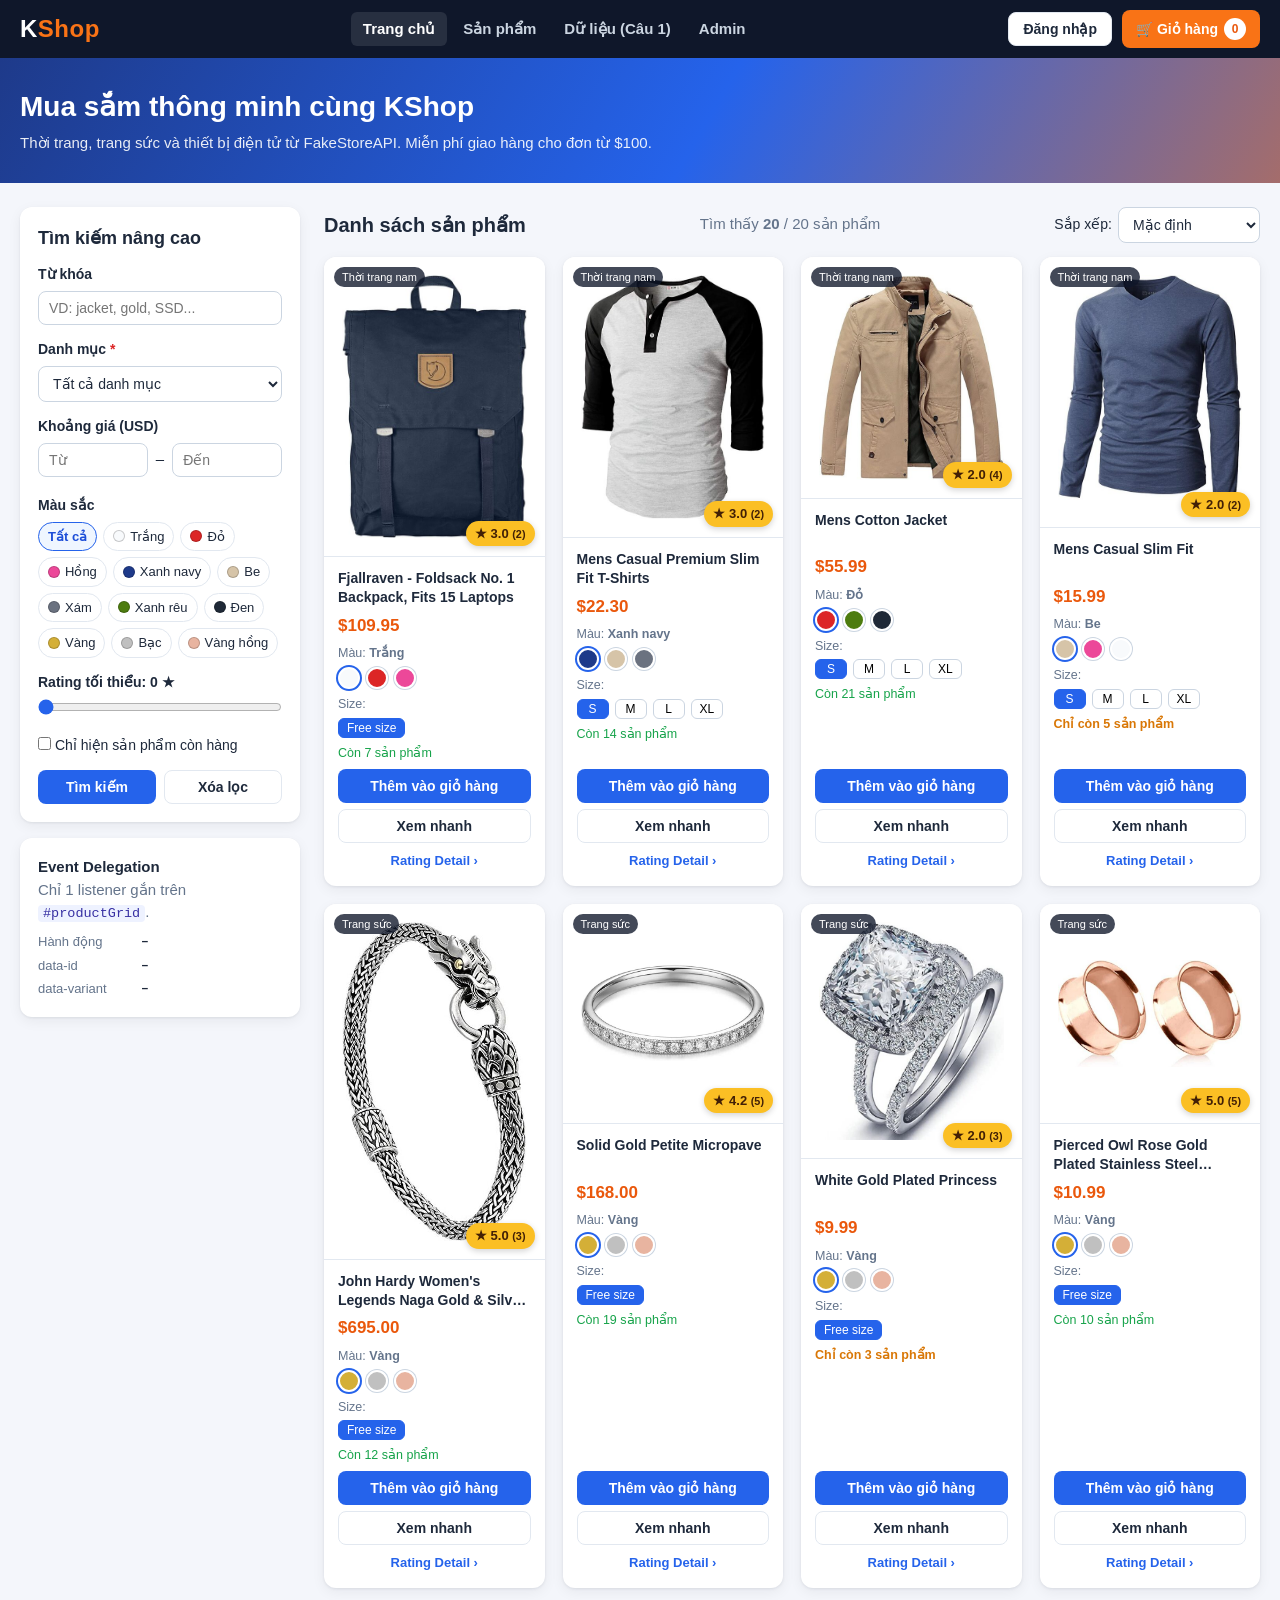
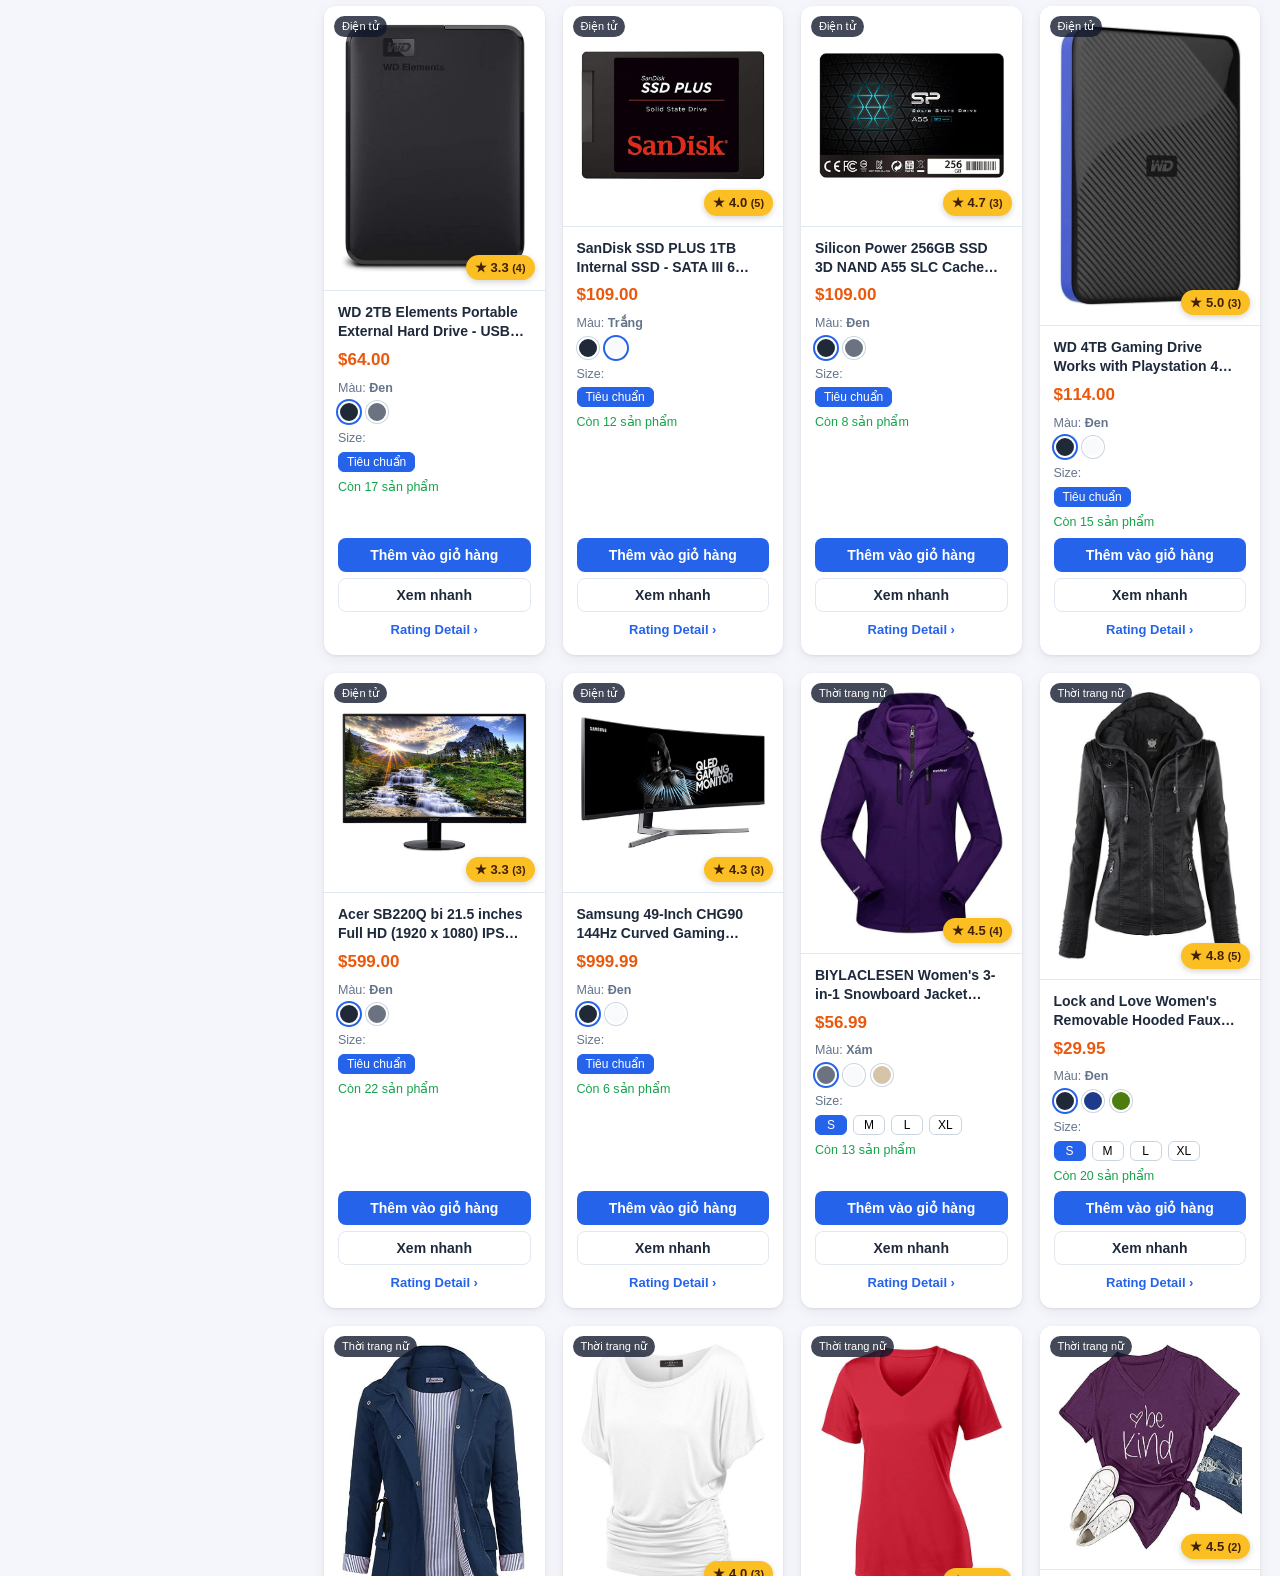
<file: index.html>
<!DOCTYPE html>
<html lang="vi">
    <head>
        <meta charset="UTF-8">
        <meta name="viewport" content="width=device-width, initial-scale=1.0">
        <meta name="description" content="KShop - Website bán hàng giả lập. Bài ôn giữa kỳ môn Phát triển Web kinh doanh - Vương Anh Kiệt K244161793">
        <title>KShop – Website bán hàng giả lập | Vương Anh Kiệt K244161793</title>
        <style>
            @import url(css/main.css);
        </style>
    </head>
    <body>
        <!-- ========== HEADER (Câu 2: thẻ ngữ nghĩa header + nav) ========== -->
        <header class="site-header">
            <div class="header-inner">
                <a class="logo" href="index.html" title="Về trang chủ">K<span>Shop</span></a>

                <nav class="main-nav" aria-label="Menu chính">
                    <ul>
                        <li><a href="index.html" class="active">Trang chủ</a></li>
                        <li><a href="#products">Sản phẩm</a></li>
                        <li><a href="tools/build-products.html">Dữ liệu (Câu 1)</a></li>
                        <li><a href="login.html">Admin</a></li>
                    </ul>
                </nav>

                <div class="header-tools">
                    <!-- Đăng nhập khách hàng (customers.json) để hỗ trợ thanh toán -->
                    <div id="accountBox" class="account-box">
                        <button type="button" class="btn btn-ghost" onclick="open_modal('loginModal')">Đăng nhập</button>
                    </div>

                    <!-- Câu 6: nút giỏ hàng + Mini-cart (position: absolute, z-index) -->
                    <div class="cart-wrapper">
                        <button type="button" id="btnCart" class="btn-cart" onclick="toggle_mini_cart()" aria-label="Giỏ hàng">
                            🛒 Giỏ hàng <span id="cartCount" class="cart-count">0</span>
                        </button>
                        <div id="miniCart" class="mini-cart" aria-live="polite">
                            <!-- Nội dung do hàm render_mini_cart() tạo ra -->
                        </div>
                    </div>
                </div>
            </div>
        </header>

        <!-- Banner giới thiệu -->
        <section class="hero">
            <div class="hero-inner">
                <h1>Mua sắm thông minh cùng KShop</h1>
                <p>Thời trang, trang sức và thiết bị điện tử từ FakeStoreAPI. Miễn phí giao hàng cho đơn từ $100.</p>
            </div>
        </section>

        <!-- ========== MAIN: aside (form tìm kiếm) + section (danh sách sản phẩm) ========== -->
        <main class="shop-layout">
            <!-- Câu 2: Form tìm kiếm nâng cao trong thanh bên (aside) -->
            <aside class="sidebar" aria-label="Tìm kiếm nâng cao">
                <form id="frmSearch" class="search-form" autocomplete="off">
                    <h2>Tìm kiếm nâng cao</h2>

                    <div class="form-group">
                        <label for="txtKeyword">Từ khóa</label>
                        <input type="search" id="txtKeyword" name="keyword"
                               placeholder="VD: jacket, gold, SSD..."
                               minlength="2" maxlength="50"
                               pattern="[A-Za-zÀ-ỹ0-9 .,'\-]*"
                               title="Từ 2 đến 50 ký tự, chỉ gồm chữ, số, khoảng trắng và . , ' -">
                        <small id="keywordError" class="field-error"></small>
                    </div>

                    <div class="form-group">
                        <label for="cboCategory">Danh mục <span class="req">*</span></label>
                        <select id="cboCategory" name="category" required>
                            <option value="all">Tất cả danh mục</option>
                            <!-- Các danh mục được nạp từ products.xml -->
                        </select>
                    </div>

                    <fieldset class="form-group">
                        <legend>Khoảng giá (USD)</legend>
                        <div class="price-range">
                            <input type="number" id="numPriceMin" name="priceMin" placeholder="Từ"
                                   min="0" max="10000" step="0.01" inputmode="decimal"
                                   title="Giá từ 0 đến 10000">
                            <span>–</span>
                            <input type="number" id="numPriceMax" name="priceMax" placeholder="Đến"
                                   min="0" max="10000" step="0.01" inputmode="decimal"
                                   title="Giá từ 0 đến 10000, phải lớn hơn hoặc bằng giá từ">
                        </div>
                        <small id="priceError" class="field-error"></small>
                    </fieldset>

                    <fieldset class="form-group">
                        <legend>Màu sắc</legend>
                        <div id="colorOptions" class="color-options">
                            <label class="color-option">
                                <input type="radio" name="color" value="all" checked required>
                                <span>Tất cả</span>
                            </label>
                            <!-- Các màu được nạp từ products.xml -->
                        </div>
                    </fieldset>

                    <div class="form-group">
                        <label for="rngRating">Rating tối thiểu: <output id="outRating" for="rngRating">0</output> ★</label>
                        <input type="range" id="rngRating" name="rating" min="0" max="5" step="0.5" value="0"
                               oninput="document.getElementById('outRating').value = this.value">
                    </div>

                    <div class="form-group">
                        <label class="check-line">
                            <input type="checkbox" id="chkInStock" name="inStock" value="1"> Chỉ hiện sản phẩm còn hàng
                        </label>
                    </div>

                    <div class="form-actions">
                        <button type="submit" class="btn btn-primary">Tìm kiếm</button>
                        <button type="reset" class="btn btn-ghost">Xóa lọc</button>
                    </div>
                </form>

                <!-- Câu 4: khung hiển thị data-id, data-variant trích xuất được qua Event Delegation -->
                <section class="event-log" aria-label="Nhật ký Event Delegation">
                    <h3>Event Delegation</h3>
                    <p class="muted">Chỉ 1 listener gắn trên <code>#productGrid</code>.</p>
                    <dl id="eventLog">
                        <dt>Hành động</dt><dd>–</dd>
                        <dt>data-id</dt><dd>–</dd>
                        <dt>data-variant</dt><dd>–</dd>
                    </dl>
                </section>
            </aside>

            <!-- Câu 2 + 3: Danh sách sản phẩm dạng lưới -->
            <section id="products" class="products-section" aria-labelledby="productsTitle">
                <div class="products-toolbar">
                    <h2 id="productsTitle">Danh sách sản phẩm</h2>
                    <p id="resultInfo" class="muted">Đang tải dữ liệu...</p>
                    <label class="sort-box">Sắp xếp:
                        <select id="cboSort" onchange="apply_filters()">
                            <option value="default">Mặc định</option>
                            <option value="price-asc">Giá tăng dần</option>
                            <option value="price-desc">Giá giảm dần</option>
                            <option value="rating-desc">Rating cao nhất</option>
                            <option value="name-asc">Tên A → Z</option>
                        </select>
                    </label>
                </div>

                <!-- Container cha DUY NHẤT gắn Event Listener (Câu 4) -->
                <div id="productGrid" class="product-grid">
                    <!-- Skeleton Loading (Câu 3) và các thẻ <article> sản phẩm được render bằng JavaScript -->
                </div>
            </section>
        </main>

        <!-- ========== MODAL: Xem nhanh sản phẩm (Câu 4) ========== -->
        <div id="quickViewModal" class="modal" role="dialog" aria-modal="true" aria-labelledby="qvTitle">
            <div class="modal-box modal-lg">
                <button type="button" class="modal-close" onclick="close_modal('quickViewModal')" aria-label="Đóng">×</button>
                <div id="quickViewBody"></div>
            </div>
        </div>

        <!-- ========== MODAL: Rating Detail (Câu 5) ========== -->
        <div id="reviewModal" class="modal" role="dialog" aria-modal="true" aria-labelledby="rvTitle">
            <div class="modal-box modal-lg">
                <button type="button" class="modal-close" onclick="close_modal('reviewModal')" aria-label="Đóng">×</button>
                <div id="reviewBody"></div>
            </div>
        </div>

        <!-- ========== MODAL: Thanh toán (Câu 7) ========== -->
        <div id="checkoutModal" class="modal" role="dialog" aria-modal="true" aria-labelledby="ckTitle">
            <div class="modal-box modal-lg">
                <button type="button" class="modal-close" onclick="close_modal('checkoutModal')" aria-label="Đóng">×</button>
                <h2 id="ckTitle">Thông tin giao hàng</h2>
                <div class="checkout-layout">
                    <form id="frmCheckout" class="checkout-form" novalidate>
                        <div class="form-group">
                            <label for="txtFullName">Họ và tên <span class="req">*</span></label>
                            <input type="text" id="txtFullName" name="fullName" placeholder="Nguyễn Văn A" data-rule="fullName">
                            <small class="field-error"></small>
                        </div>
                        <div class="form-row">
                            <div class="form-group">
                                <label for="txtPhone">Số điện thoại <span class="req">*</span></label>
                                <input type="tel" id="txtPhone" name="phone" placeholder="0912345678" data-rule="phone">
                                <small class="field-error"></small>
                            </div>
                            <div class="form-group">
                                <label for="txtEmail">Email <span class="req">*</span></label>
                                <input type="email" id="txtEmail" name="email" placeholder="ten@gmail.com" data-rule="email">
                                <small class="field-error"></small>
                            </div>
                        </div>
                        <div class="form-group">
                            <label for="txtAddress">Địa chỉ giao hàng <span class="req">*</span></label>
                            <input type="text" id="txtAddress" name="address" placeholder="Số nhà, đường, phường/xã, quận/huyện, tỉnh/thành" data-rule="address">
                            <small class="field-error"></small>
                        </div>
                        <fieldset class="form-group">
                            <legend>Phương thức thanh toán</legend>
                            <label class="check-line"><input type="radio" name="paymentMethod" value="COD" checked> Thanh toán khi nhận hàng (COD)</label>
                            <label class="check-line"><input type="radio" name="paymentMethod" value="Chuyển khoản"> Chuyển khoản ngân hàng</label>
                            <label class="check-line"><input type="radio" name="paymentMethod" value="Ví MoMo"> Ví MoMo</label>
                        </fieldset>
                        <div class="form-group">
                            <label for="txtNote">Ghi chú</label>
                            <textarea id="txtNote" name="note" rows="2" maxlength="200" placeholder="Ví dụ: giao giờ hành chính"></textarea>
                        </div>
                        <button type="submit" id="btnPay" class="btn btn-accent btn-block">Xác nhận thanh toán</button>
                    </form>
                    <div class="checkout-summary">
                        <h3>Đơn hàng của bạn</h3>
                        <div id="checkoutSummary"></div>
                    </div>
                </div>
                <div id="checkoutResult" class="checkout-result"></div>
            </div>
        </div>

        <!-- ========== MODAL: Đăng nhập khách hàng (customers.json) ========== -->
        <div id="loginModal" class="modal" role="dialog" aria-modal="true" aria-labelledby="lgTitle">
            <div class="modal-box modal-sm">
                <button type="button" class="modal-close" onclick="close_modal('loginModal')" aria-label="Đóng">×</button>
                <h2 id="lgTitle">Đăng nhập khách hàng</h2>
                <form id="frmCustomerLogin" onsubmit="customer_login(event)">
                    <div class="form-group">
                        <label for="txtCusUser">Tên đăng nhập</label>
                        <input type="text" id="txtCusUser" required minlength="3" maxlength="30" placeholder="VD: kh.an">
                    </div>
                    <div class="form-group">
                        <label for="txtCusPass">Mật khẩu</label>
                        <input type="password" id="txtCusPass" required minlength="6" maxlength="30" placeholder="Ít nhất 6 ký tự">
                    </div>
                    <p id="pLoginMsg" class="field-error"></p>
                    <button type="submit" class="btn btn-primary btn-block">Đăng nhập</button>
                    <p class="muted small">Tài khoản thử: <b>kh.an</b> / <b>123456</b></p>
                </form>
            </div>
        </div>

        <!-- ========== FOOTER (bắt buộc có Họ tên + MSSV) ========== -->
        <footer class="site-footer">
            <p>Sinh viên thực hiện: <b>Vương Anh Kiệt</b> – MSSV: <b>K244161793</b> – Lớp: K24416</p>
            <p>Học phần Phát triển Web kinh doanh – Trường Đại học Kinh tế - Luật, ĐHQG-HCM</p>
        </footer>

        <script src="js/common.js"></script>
        <script src="js/review.js"></script>
        <script src="js/cart.js"></script>
        <script src="js/checkout.js"></script>
        <script src="js/main.js"></script>
        <script>
            init_shop("productGrid");
        </script>
    </body>
</html>
</file>
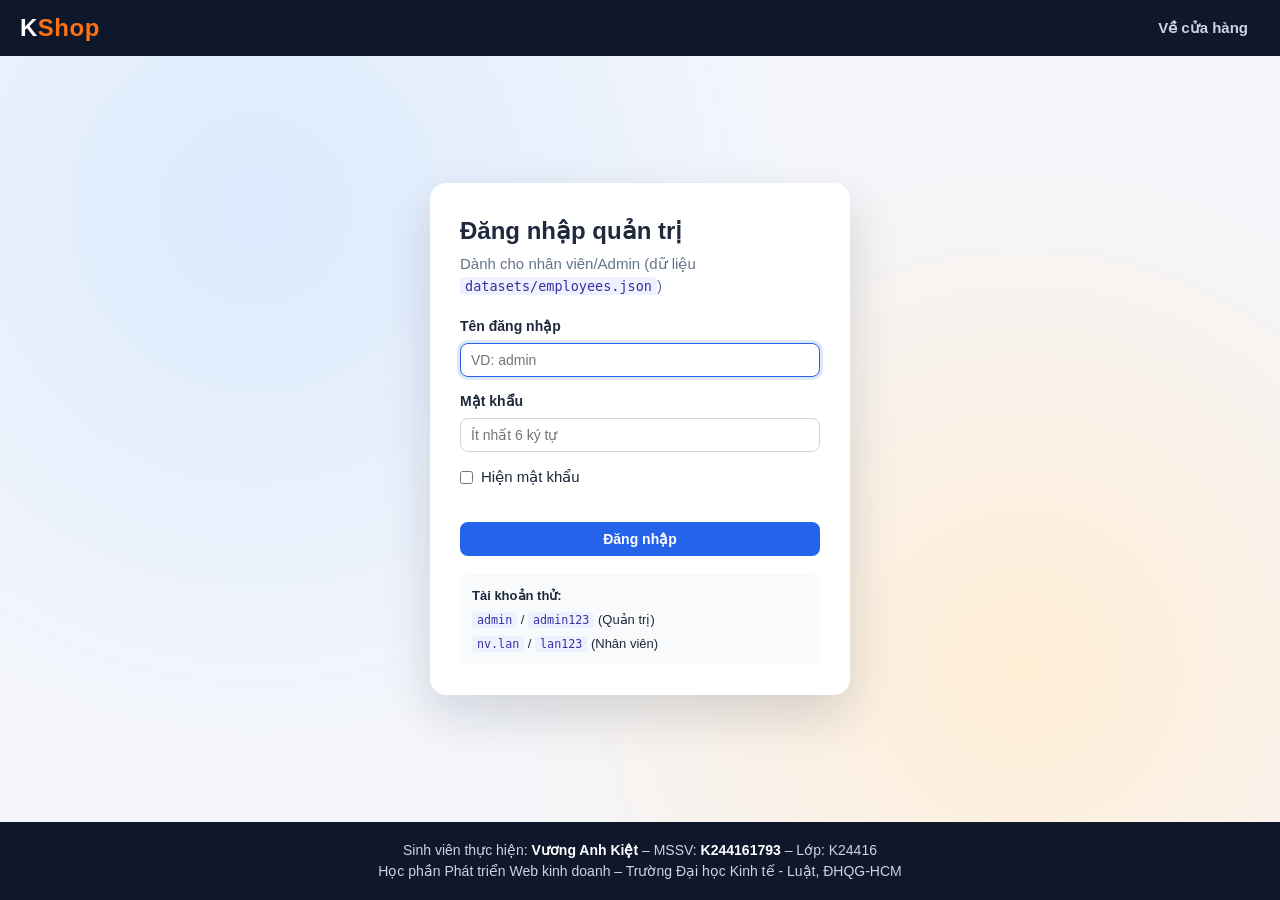
<file: admin.html>
<!DOCTYPE html>
<html lang="vi">
    <head>
        <meta charset="UTF-8">
        <meta name="viewport" content="width=device-width, initial-scale=1.0">
        <title>Dashboard Admin – KShop | Vương Anh Kiệt K244161793</title>
        <style>
            @import url(css/main.css);
            @import url(css/admin.css);
        </style>
    </head>
    <body class="admin-page">
        <header class="site-header">
            <div class="header-inner">
                <a class="logo" href="admin.html">K<span>Shop</span> <small class="logo-sub">Admin</small></a>
                <div class="header-tools">
                    <span id="adminName" class="admin-name"></span>
                    <a href="index.html" class="btn btn-ghost btn-sm">Xem cửa hàng</a>
                    <button type="button" class="btn btn-danger btn-sm" onclick="admin_logout()">Đăng xuất</button>
                </div>
            </div>
        </header>

        <div class="admin-layout">
            <!-- Menu quản trị -->
            <nav class="admin-menu" aria-label="Menu quản trị">
                <a href="#overview" data-section="overview" class="active">📊 Tổng quan</a>
                <a href="#orders" data-section="orders">🧾 Quản lý đơn hàng</a>
                <a href="#products" data-section="products">📦 Sản phẩm đã bán</a>
            </nav>

            <main class="admin-content">
                <!-- ===== 1. TỔNG QUAN / THỐNG KÊ ĐƠN HÀNG ===== -->
                <section id="overview" class="admin-section active">
                    <div class="section-head">
                        <h1>Tổng quan & thống kê đơn hàng</h1>
                        <p class="muted">Dữ liệu từ <code>carts.xml</code> + đơn thanh toán online trong localStorage</p>
                    </div>
                    <div id="kpiCards" class="kpi-grid"></div>
                    <div class="chart-grid">
                        <article class="panel">
                            <h2>Doanh thu theo tháng</h2>
                            <div id="chartMonth" class="bar-chart"></div>
                        </article>
                        <article class="panel">
                            <h2>Đơn hàng theo trạng thái</h2>
                            <div id="chartStatus" class="status-chart"></div>
                        </article>
                        <article class="panel">
                            <h2>Top 5 sản phẩm bán chạy</h2>
                            <div id="topProducts"></div>
                        </article>
                        <article class="panel">
                            <h2>Doanh thu theo nhân viên</h2>
                            <div class="table-wrap">
                                <table class="data-table small">
                                    <thead>
                                        <tr><th>Nhân viên</th><th>Số đơn</th><th>Doanh thu</th></tr>
                                    </thead>
                                    <tbody id="tbEmployeeStats"></tbody>
                                </table>
                            </div>
                        </article>
                    </div>
                </section>

                <!-- ===== 2. QUẢN LÝ ĐƠN HÀNG ===== -->
                <section id="orders" class="admin-section">
                    <div class="section-head">
                        <h1>Quản lý đơn hàng</h1>
                        <p id="orderInfo" class="muted"></p>
                    </div>
                    <form id="frmOrderFilter" class="filter-bar panel" onsubmit="return false">
                        <input type="search" id="txtOrderSearch" placeholder="Tìm mã đơn, tên khách hàng..." oninput="render_orders()">
                        <select id="cboOrderStatus" onchange="render_orders()">
                            <option value="all">Tất cả trạng thái</option>
                            <option value="pending">Chờ xử lý</option>
                            <option value="shipping">Đang giao</option>
                            <option value="completed">Hoàn thành</option>
                            <option value="cancelled">Đã hủy</option>
                        </select>
                        <select id="cboOrderSource" onchange="render_orders()">
                            <option value="all">Tất cả nguồn</option>
                            <option value="carts.xml">carts.xml</option>
                            <option value="online">Online (localStorage)</option>
                        </select>
                        <label>Từ <input type="date" id="dtFrom" onchange="render_orders()"></label>
                        <label>Đến <input type="date" id="dtTo" onchange="render_orders()"></label>
                        <button type="reset" class="btn btn-ghost" onclick="setTimeout(render_orders, 0)">Xóa lọc</button>
                    </form>
                    <div class="panel table-wrap">
                        <table class="data-table">
                            <thead>
                                <tr>
                                    <th>Mã HĐ</th>
                                    <th>Ngày tạo</th>
                                    <th>Khách hàng</th>
                                    <th>Nhân viên</th>
                                    <th>Số SP</th>
                                    <th>Tổng tiền</th>
                                    <th>Thanh toán</th>
                                    <th>Trạng thái</th>
                                    <th></th>
                                </tr>
                            </thead>
                            <tbody id="tbOrders"></tbody>
                        </table>
                    </div>
                </section>

                <!-- ===== 3. THỐNG KÊ SẢN PHẨM ĐÃ BÁN ===== -->
                <section id="products" class="admin-section">
                    <div class="section-head">
                        <h1>Thống kê sản phẩm đã bán</h1>
                        <p class="muted">Không tính các đơn đã hủy</p>
                    </div>
                    <div class="filter-bar panel">
                        <select id="cboProductCategory" onchange="render_products_sold()">
                            <option value="all">Tất cả danh mục</option>
                        </select>
                        <select id="cboProductSort" onchange="render_products_sold()">
                            <option value="qty">Sắp xếp theo số lượng bán</option>
                            <option value="revenue">Sắp xếp theo doanh thu</option>
                        </select>
                        <label class="check-line"><input type="checkbox" id="chkOnlySold" checked onchange="render_products_sold()"> Chỉ hiện sản phẩm đã bán</label>
                    </div>
                    <div class="panel table-wrap">
                        <table class="data-table">
                            <thead>
                                <tr>
                                    <th>#</th>
                                    <th>Sản phẩm</th>
                                    <th>Danh mục</th>
                                    <th>Đơn giá</th>
                                    <th>SL bán</th>
                                    <th>Doanh thu</th>
                                    <th>Tỷ trọng doanh thu</th>
                                    <th>Biến thể bán nhiều nhất</th>
                                    <th>Tồn kho</th>
                                </tr>
                            </thead>
                            <tbody id="tbProductsSold"></tbody>
                        </table>
                    </div>
                </section>
            </main>
        </div>

        <!-- Popup chi tiết hóa đơn -->
        <div id="orderModal" class="modal" role="dialog" aria-modal="true">
            <div class="modal-box modal-lg">
                <button type="button" class="modal-close" onclick="close_modal('orderModal')" aria-label="Đóng">×</button>
                <div id="orderDetail"></div>
            </div>
        </div>

        <footer class="site-footer">
            <p>Sinh viên thực hiện: <b>Vương Anh Kiệt</b> – MSSV: <b>K244161793</b> – Lớp: K24416</p>
            <p>Học phần Phát triển Web kinh doanh – Trường Đại học Kinh tế - Luật, ĐHQG-HCM</p>
        </footer>

        <script src="js/common.js"></script>
        <script src="js/admin.js"></script>
        <script>
            init_admin();
        </script>
    </body>
</html>
</file>
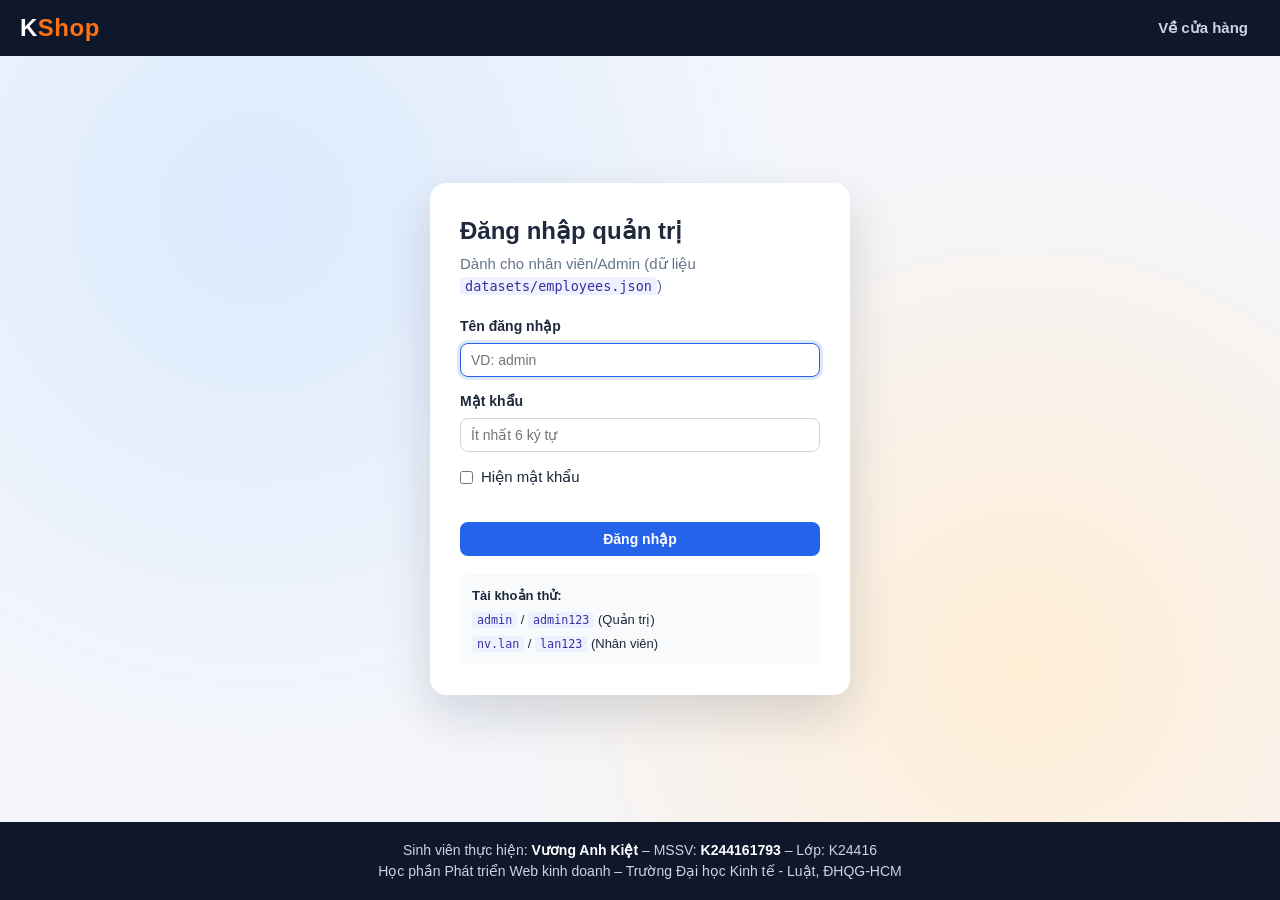
<file: login.html>
<!DOCTYPE html>
<html lang="vi">
    <head>
        <meta charset="UTF-8">
        <meta name="viewport" content="width=device-width, initial-scale=1.0">
        <title>Đăng nhập Admin – KShop | Vương Anh Kiệt K244161793</title>
        <style>
            @import url(css/main.css);
            @import url(css/admin.css);
        </style>
    </head>
    <body class="login-page">
        <header class="site-header">
            <div class="header-inner">
                <a class="logo" href="index.html">K<span>Shop</span></a>
                <nav class="main-nav">
                    <ul>
                        <li><a href="index.html">Về cửa hàng</a></li>
                    </ul>
                </nav>
            </div>
        </header>

        <main class="login-main">
            <section class="login-card">
                <h1>Đăng nhập quản trị</h1>
                <p class="muted">Dành cho nhân viên/Admin (dữ liệu <code>datasets/employees.json</code>)</p>
                <form id="frmAdminLogin" novalidate>
                    <div class="form-group">
                        <label for="txtUsername">Tên đăng nhập</label>
                        <input type="text" id="txtUsername" name="username" required minlength="3" maxlength="30"
                               pattern="[A-Za-z0-9._]+" title="Chỉ gồm chữ không dấu, số, dấu chấm, gạch dưới" placeholder="VD: admin" autofocus>
                        <small class="field-error"></small>
                    </div>
                    <div class="form-group">
                        <label for="txtPassword">Mật khẩu</label>
                        <input type="password" id="txtPassword" name="password" required minlength="6" maxlength="30" placeholder="Ít nhất 6 ký tự">
                        <small class="field-error"></small>
                    </div>
                    <label class="check-line"><input type="checkbox" id="chkShowPass"> Hiện mật khẩu</label>
                    <p id="pLoginError" class="login-error" role="alert"></p>
                    <button type="submit" class="btn btn-primary btn-block">Đăng nhập</button>
                </form>
                <div class="demo-accounts">
                    <b>Tài khoản thử:</b>
                    <span><code>admin</code> / <code>admin123</code> (Quản trị)</span>
                    <span><code>nv.lan</code> / <code>lan123</code> (Nhân viên)</span>
                </div>
            </section>
        </main>

        <footer class="site-footer">
            <p>Sinh viên thực hiện: <b>Vương Anh Kiệt</b> – MSSV: <b>K244161793</b> – Lớp: K24416</p>
            <p>Học phần Phát triển Web kinh doanh – Trường Đại học Kinh tế - Luật, ĐHQG-HCM</p>
        </footer>

        <script src="js/common.js"></script>
        <script src="js/login.js"></script>
        <script>
            init_login("frmAdminLogin");
        </script>
    </body>
</html>
</file>
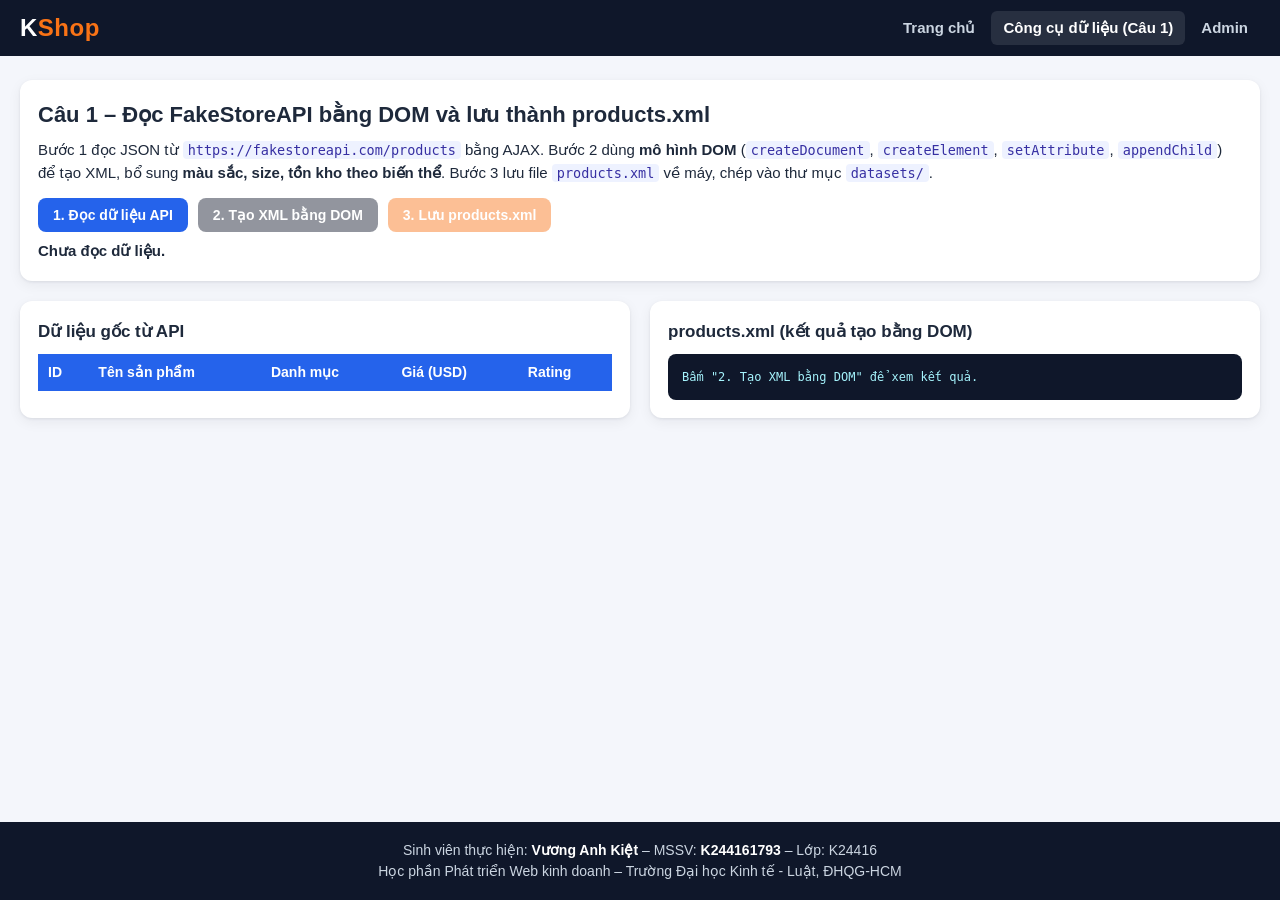
<file: tools/build-products.html>
<!DOCTYPE html>
<html lang="vi">
    <head>
        <meta charset="UTF-8">
        <meta name="viewport" content="width=device-width, initial-scale=1.0">
        <title>Câu 1: Tạo products.xml từ FakeStoreAPI bằng DOM</title>
        <style>
            @import url(../css/main.css);
        </style>
    </head>
    <body>
        <header class="site-header">
            <div class="header-inner">
                <a class="logo" href="../index.html">K<span>Shop</span></a>
                <nav class="main-nav">
                    <ul>
                        <li><a href="../index.html">Trang chủ</a></li>
                        <li><a href="build-products.html" class="active">Công cụ dữ liệu (Câu 1)</a></li>
                        <li><a href="../login.html">Admin</a></li>
                    </ul>
                </nav>
            </div>
        </header>

        <main class="tool-page">
            <section class="panel">
                <h1>Câu 1 – Đọc FakeStoreAPI bằng DOM và lưu thành products.xml</h1>
                <p>
                    Bước 1 đọc JSON từ <code>https://fakestoreapi.com/products</code> bằng AJAX.
                    Bước 2 dùng <b>mô hình DOM</b> (<code>createDocument</code>, <code>createElement</code>,
                    <code>setAttribute</code>, <code>appendChild</code>) để tạo XML, bổ sung <b>màu sắc, size, tồn kho theo biến thể</b>.
                    Bước 3 lưu file <code>products.xml</code> về máy, chép vào thư mục <code>datasets/</code>.
                </p>
                <div class="tool-actions">
                    <button type="button" class="btn btn-primary" onclick="load_api('tbApi', 'pStatus')">1. Đọc dữ liệu API</button>
                    <button type="button" class="btn btn-dark" id="btnBuild" disabled onclick="show_xml('preXml', 'pStatus')">2. Tạo XML bằng DOM</button>
                    <button type="button" class="btn btn-accent" id="btnDownload" disabled onclick="download_xml()">3. Lưu products.xml</button>
                </div>
                <p id="pStatus" class="tool-status">Chưa đọc dữ liệu.</p>
            </section>

            <section class="tool-grid">
                <article class="panel">
                    <h2>Dữ liệu gốc từ API</h2>
                    <div class="table-wrap">
                        <table class="data-table">
                            <thead>
                                <tr>
                                    <th>ID</th>
                                    <th>Tên sản phẩm</th>
                                    <th>Danh mục</th>
                                    <th>Giá (USD)</th>
                                    <th>Rating</th>
                                </tr>
                            </thead>
                            <tbody id="tbApi"></tbody>
                        </table>
                    </div>
                </article>
                <article class="panel">
                    <h2>products.xml (kết quả tạo bằng DOM)</h2>
                    <pre id="preXml" class="xml-preview">Bấm "2. Tạo XML bằng DOM" để xem kết quả.</pre>
                </article>
            </section>
        </main>

        <footer class="site-footer">
            <p>Sinh viên thực hiện: <b>Vương Anh Kiệt</b> – MSSV: <b>K244161793</b> – Lớp: K24416</p>
            <p>Học phần Phát triển Web kinh doanh – Trường Đại học Kinh tế - Luật, ĐHQG-HCM</p>
        </footer>

        <script src="../js/common.js"></script>
        <script src="../js/build-products.js"></script>
    </body>
</html>
</file>
